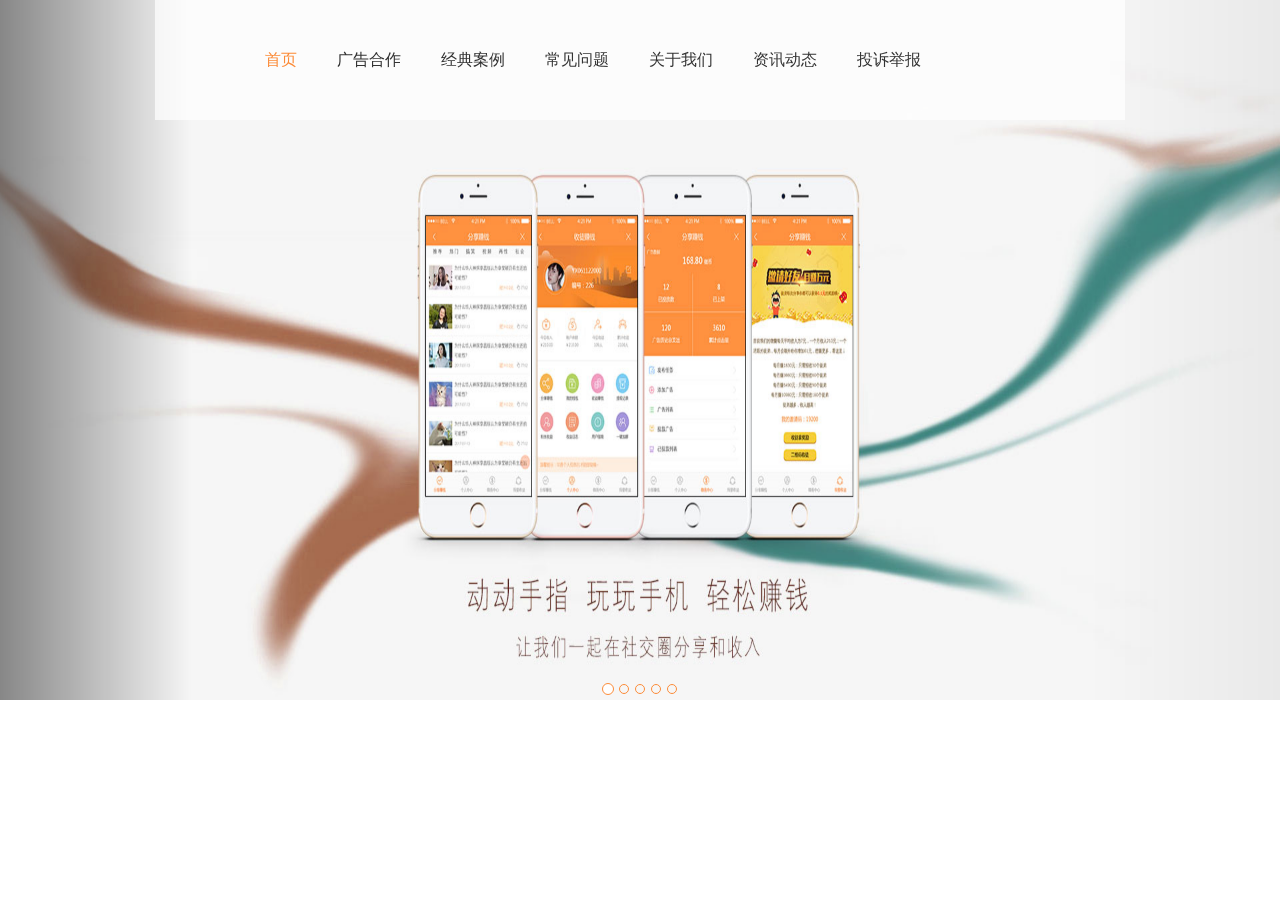
<file: inde.html>
<!DOCTYPE html>
<html lang="en">

<head>
    <meta charset="UTF-8">
    <meta name="viewport" content="width=device-width, initial-scale=1, maximum-scale=1, user-scalable=no">
    <meta http-equiv="X-UA-Compatible" content="ie=edge">
    <link rel="stylesheet" href="css/reset.css">
    <link rel="stylesheet" href="css/bootstrap.min.css">
    <link rel="stylesheet" href="css/style.css">
    <script src="js/jquery-3.2.1.min.js"></script>
    <script src="js/bootstrap.min.js"></script>
    <title>首页</title>
</head>

<body>
    <nav class="navbar navbar-default navbar-fixed-top" role="navigation">
        <div class="navbar-header">
            <button type="button" class="navbar-toggle" data-toggle="collapse" data-target=".navbar-ex1-collapse">
                <span class="sr-only">Toggle navigation</span>
                <span class="icon-bar"></span>
                <span class="icon-bar"></span>
                <span class="icon-bar"></span>
            </button>
        </div>
        <div class="collapse navbar-collapse navbar-ex1-collapse">
            <ul class="nav navbar-nav">
                <li><a href="#" class="activeColor">首页</a></li>
                <li><a href="#">广告合作</a></li>
                <li><a href="#">经典案例</a></li>
                <li><a href="#">常见问题</a></li>
                <li><a href="#">关于我们</a></li>
                <li><a href="#">资讯动态</a></li>
                <li><a href="#">投诉举报</a></li>
            </ul>
        </div>
    </nav>
    <div id="myCarousel" class="carousel slide">
        <!-- 轮播（Carousel）指标 -->
        <ol class="carousel-indicators">
            <li data-target="#myCarousel" data-slide-to="0" class="active"></li>
            <li data-target="#myCarousel" data-slide-to="1"></li>
            <li data-target="#myCarousel" data-slide-to="2"></li>
            <li data-target="#myCarousel" data-slide-to="3"></li>
            <li data-target="#myCarousel" data-slide-to="4"></li>
        </ol>
        <!-- 轮播（Carousel）项目 -->
        <div class="carousel-inner">
            <div class="item active">
                <img src="images/banner1.jpg" alt="First slide">
            </div>
            <div class="item">
                <img src="images/banner2.jpg" alt="Second slide">
            </div>
            <div class="item">
                <img src="images/banner3.jpg" alt="Third slide">
            </div>
            <div class="item">
                <img src="images/banner4.jpg" alt="Second slide">
            </div>
            <div class="item">
                <img src="images/banner5.jpg" alt="Third slide">
            </div>
        </div>
        <!-- 轮播（Carousel）导航 -->
        <a class="carousel-control left" href="#myCarousel" data-slide="prev"></a>
        <a class="carousel-control right" href="#myCarousel" data-slide="next"></a>
    </div>
</body>

</html>
</file>
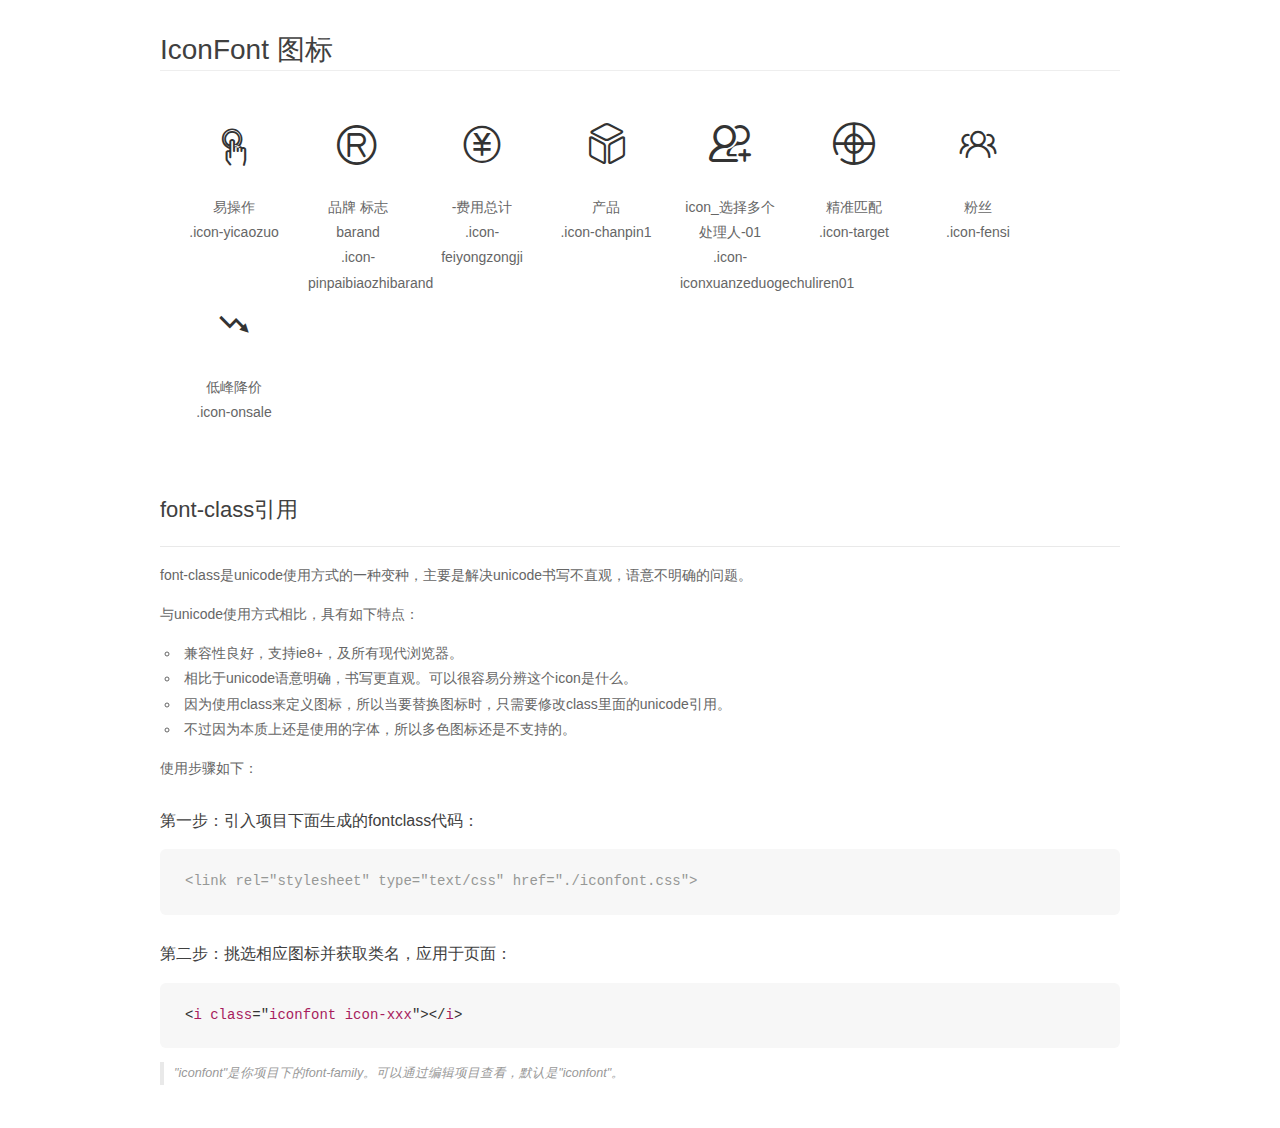
<file: font_vwj3u84mg4wh4cxr/demo_fontclass.html>
<!DOCTYPE html>
<html>
<head>
    <meta charset="utf-8"/>
    <title>IconFont</title>
    <link rel="stylesheet" href="demo.css">
    <link rel="stylesheet" href="iconfont.css">
</head>
<body>
    <div class="main markdown">
        <h1>IconFont 图标</h1>
        <ul class="icon_lists clear">
            
                <li>
                <i class="icon iconfont icon-yicaozuo"></i>
                    <div class="name">易操作</div>
                    <div class="fontclass">.icon-yicaozuo</div>
                </li>
            
                <li>
                <i class="icon iconfont icon-pinpaibiaozhibarand"></i>
                    <div class="name">品牌 标志 barand</div>
                    <div class="fontclass">.icon-pinpaibiaozhibarand</div>
                </li>
            
                <li>
                <i class="icon iconfont icon-feiyongzongji"></i>
                    <div class="name"> -费用总计</div>
                    <div class="fontclass">.icon-feiyongzongji</div>
                </li>
            
                <li>
                <i class="icon iconfont icon-chanpin1"></i>
                    <div class="name">产品</div>
                    <div class="fontclass">.icon-chanpin1</div>
                </li>
            
                <li>
                <i class="icon iconfont icon-iconxuanzeduogechuliren01"></i>
                    <div class="name">icon_选择多个处理人-01</div>
                    <div class="fontclass">.icon-iconxuanzeduogechuliren01</div>
                </li>
            
                <li>
                <i class="icon iconfont icon-target"></i>
                    <div class="name">精准匹配</div>
                    <div class="fontclass">.icon-target</div>
                </li>
            
                <li>
                <i class="icon iconfont icon-fensi"></i>
                    <div class="name">粉丝</div>
                    <div class="fontclass">.icon-fensi</div>
                </li>
            
                <li>
                <i class="icon iconfont icon-onsale"></i>
                    <div class="name">低峰降价</div>
                    <div class="fontclass">.icon-onsale</div>
                </li>
            
        </ul>

        <h2 id="font-class-">font-class引用</h2>
        <hr>

        <p>font-class是unicode使用方式的一种变种，主要是解决unicode书写不直观，语意不明确的问题。</p>
        <p>与unicode使用方式相比，具有如下特点：</p>
        <ul>
        <li>兼容性良好，支持ie8+，及所有现代浏览器。</li>
        <li>相比于unicode语意明确，书写更直观。可以很容易分辨这个icon是什么。</li>
        <li>因为使用class来定义图标，所以当要替换图标时，只需要修改class里面的unicode引用。</li>
        <li>不过因为本质上还是使用的字体，所以多色图标还是不支持的。</li>
        </ul>
        <p>使用步骤如下：</p>
        <h3 id="-fontclass-">第一步：引入项目下面生成的fontclass代码：</h3>


        <pre><code class="lang-js hljs javascript"><span class="hljs-comment">&lt;link rel="stylesheet" type="text/css" href="./iconfont.css"&gt;</span></code></pre>
        <h3 id="-">第二步：挑选相应图标并获取类名，应用于页面：</h3>
        <pre><code class="lang-css hljs">&lt;<span class="hljs-selector-tag">i</span> <span class="hljs-selector-tag">class</span>="<span class="hljs-selector-tag">iconfont</span> <span class="hljs-selector-tag">icon-xxx</span>"&gt;&lt;/<span class="hljs-selector-tag">i</span>&gt;</code></pre>
        <blockquote>
        <p>"iconfont"是你项目下的font-family。可以通过编辑项目查看，默认是"iconfont"。</p>
        </blockquote>
    </div>
</body>
</html>
</file>
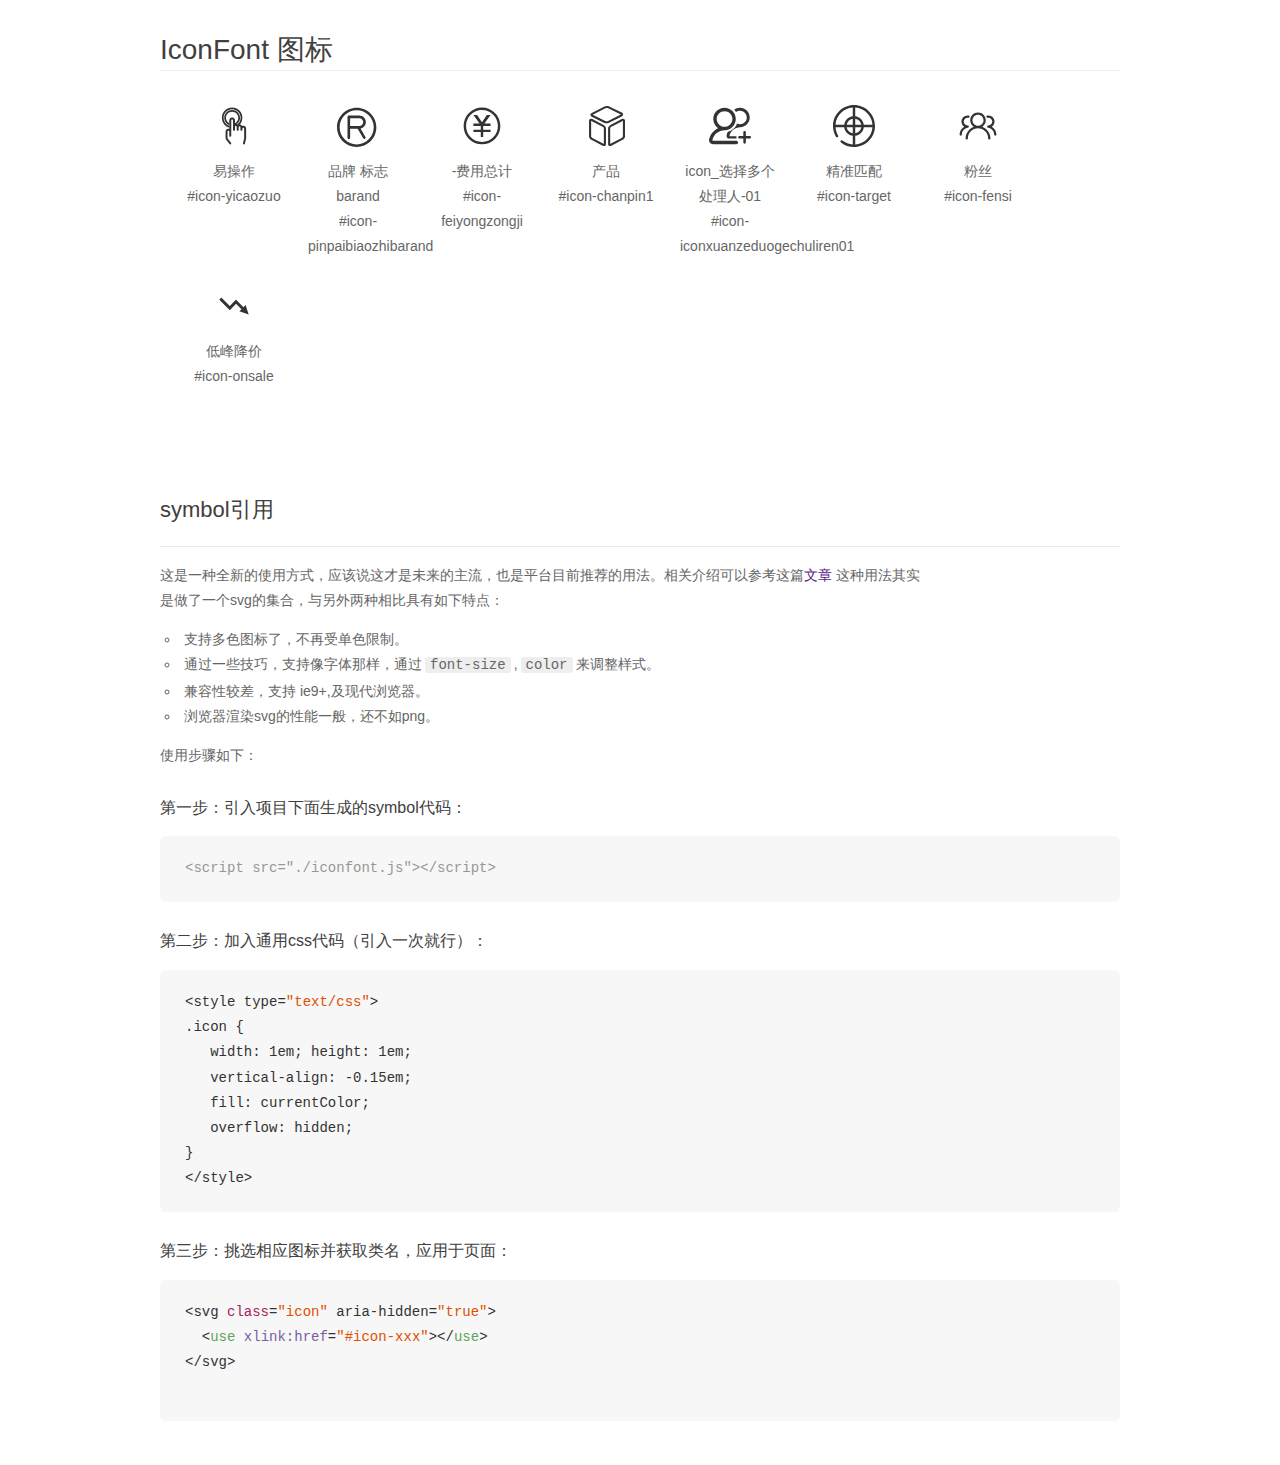
<file: font_vwj3u84mg4wh4cxr/demo_symbol.html>
<!DOCTYPE html>
<html>
<head>
    <meta charset="utf-8"/>
    <title>IconFont</title>
    <link rel="stylesheet" href="demo.css">
    <script src="iconfont.js"></script>

    <style type="text/css">
        .icon {
          /* 通过设置 font-size 来改变图标大小 */
          width: 1em; height: 1em;
          /* 图标和文字相邻时，垂直对齐 */
          vertical-align: -0.15em;
          /* 通过设置 color 来改变 SVG 的颜色/fill */
          fill: currentColor;
          /* path 和 stroke 溢出 viewBox 部分在 IE 下会显示
             normalize.css 中也包含这行 */
          overflow: hidden;
        }

    </style>
</head>
<body>
    <div class="main markdown">
        <h1>IconFont 图标</h1>
        <ul class="icon_lists clear">
            
                <li>
                    <svg class="icon" aria-hidden="true">
                        <use xlink:href="#icon-yicaozuo"></use>
                    </svg>
                    <div class="name">易操作</div>
                    <div class="fontclass">#icon-yicaozuo</div>
                </li>
            
                <li>
                    <svg class="icon" aria-hidden="true">
                        <use xlink:href="#icon-pinpaibiaozhibarand"></use>
                    </svg>
                    <div class="name">品牌 标志 barand</div>
                    <div class="fontclass">#icon-pinpaibiaozhibarand</div>
                </li>
            
                <li>
                    <svg class="icon" aria-hidden="true">
                        <use xlink:href="#icon-feiyongzongji"></use>
                    </svg>
                    <div class="name"> -费用总计</div>
                    <div class="fontclass">#icon-feiyongzongji</div>
                </li>
            
                <li>
                    <svg class="icon" aria-hidden="true">
                        <use xlink:href="#icon-chanpin1"></use>
                    </svg>
                    <div class="name">产品</div>
                    <div class="fontclass">#icon-chanpin1</div>
                </li>
            
                <li>
                    <svg class="icon" aria-hidden="true">
                        <use xlink:href="#icon-iconxuanzeduogechuliren01"></use>
                    </svg>
                    <div class="name">icon_选择多个处理人-01</div>
                    <div class="fontclass">#icon-iconxuanzeduogechuliren01</div>
                </li>
            
                <li>
                    <svg class="icon" aria-hidden="true">
                        <use xlink:href="#icon-target"></use>
                    </svg>
                    <div class="name">精准匹配</div>
                    <div class="fontclass">#icon-target</div>
                </li>
            
                <li>
                    <svg class="icon" aria-hidden="true">
                        <use xlink:href="#icon-fensi"></use>
                    </svg>
                    <div class="name">粉丝</div>
                    <div class="fontclass">#icon-fensi</div>
                </li>
            
                <li>
                    <svg class="icon" aria-hidden="true">
                        <use xlink:href="#icon-onsale"></use>
                    </svg>
                    <div class="name">低峰降价</div>
                    <div class="fontclass">#icon-onsale</div>
                </li>
            
        </ul>


        <h2 id="symbol-">symbol引用</h2>
        <hr>

        <p>这是一种全新的使用方式，应该说这才是未来的主流，也是平台目前推荐的用法。相关介绍可以参考这篇<a href="">文章</a>
        这种用法其实是做了一个svg的集合，与另外两种相比具有如下特点：</p>
        <ul>
          <li>支持多色图标了，不再受单色限制。</li>
          <li>通过一些技巧，支持像字体那样，通过<code>font-size</code>,<code>color</code>来调整样式。</li>
          <li>兼容性较差，支持 ie9+,及现代浏览器。</li>
          <li>浏览器渲染svg的性能一般，还不如png。</li>
        </ul>
        <p>使用步骤如下：</p>
        <h3 id="-symbol-">第一步：引入项目下面生成的symbol代码：</h3>
        <pre><code class="lang-js hljs javascript"><span class="hljs-comment">&lt;script src="./iconfont.js"&gt;&lt;/script&gt;</span></code></pre>
        <h3 id="-css-">第二步：加入通用css代码（引入一次就行）：</h3>
        <pre><code class="lang-js hljs javascript">&lt;style type=<span class="hljs-string">"text/css"</span>&gt;
.icon {
   width: <span class="hljs-number">1</span>em; height: <span class="hljs-number">1</span>em;
   vertical-align: <span class="hljs-number">-0.15</span>em;
   fill: currentColor;
   overflow: hidden;
}
&lt;<span class="hljs-regexp">/style&gt;</span></code></pre>
        <h3 id="-">第三步：挑选相应图标并获取类名，应用于页面：</h3>
        <pre><code class="lang-js hljs javascript">&lt;svg <span class="hljs-class"><span class="hljs-keyword">class</span></span>=<span class="hljs-string">"icon"</span> aria-hidden=<span class="hljs-string">"true"</span>&gt;<span class="xml"><span class="hljs-tag">
  &lt;<span class="hljs-name">use</span> <span class="hljs-attr">xlink:href</span>=<span class="hljs-string">"#icon-xxx"</span>&gt;</span><span class="hljs-tag">&lt;/<span class="hljs-name">use</span>&gt;</span>
</span>&lt;<span class="hljs-regexp">/svg&gt;
        </span></code></pre>
    </div>
</body>
</html>
</file>
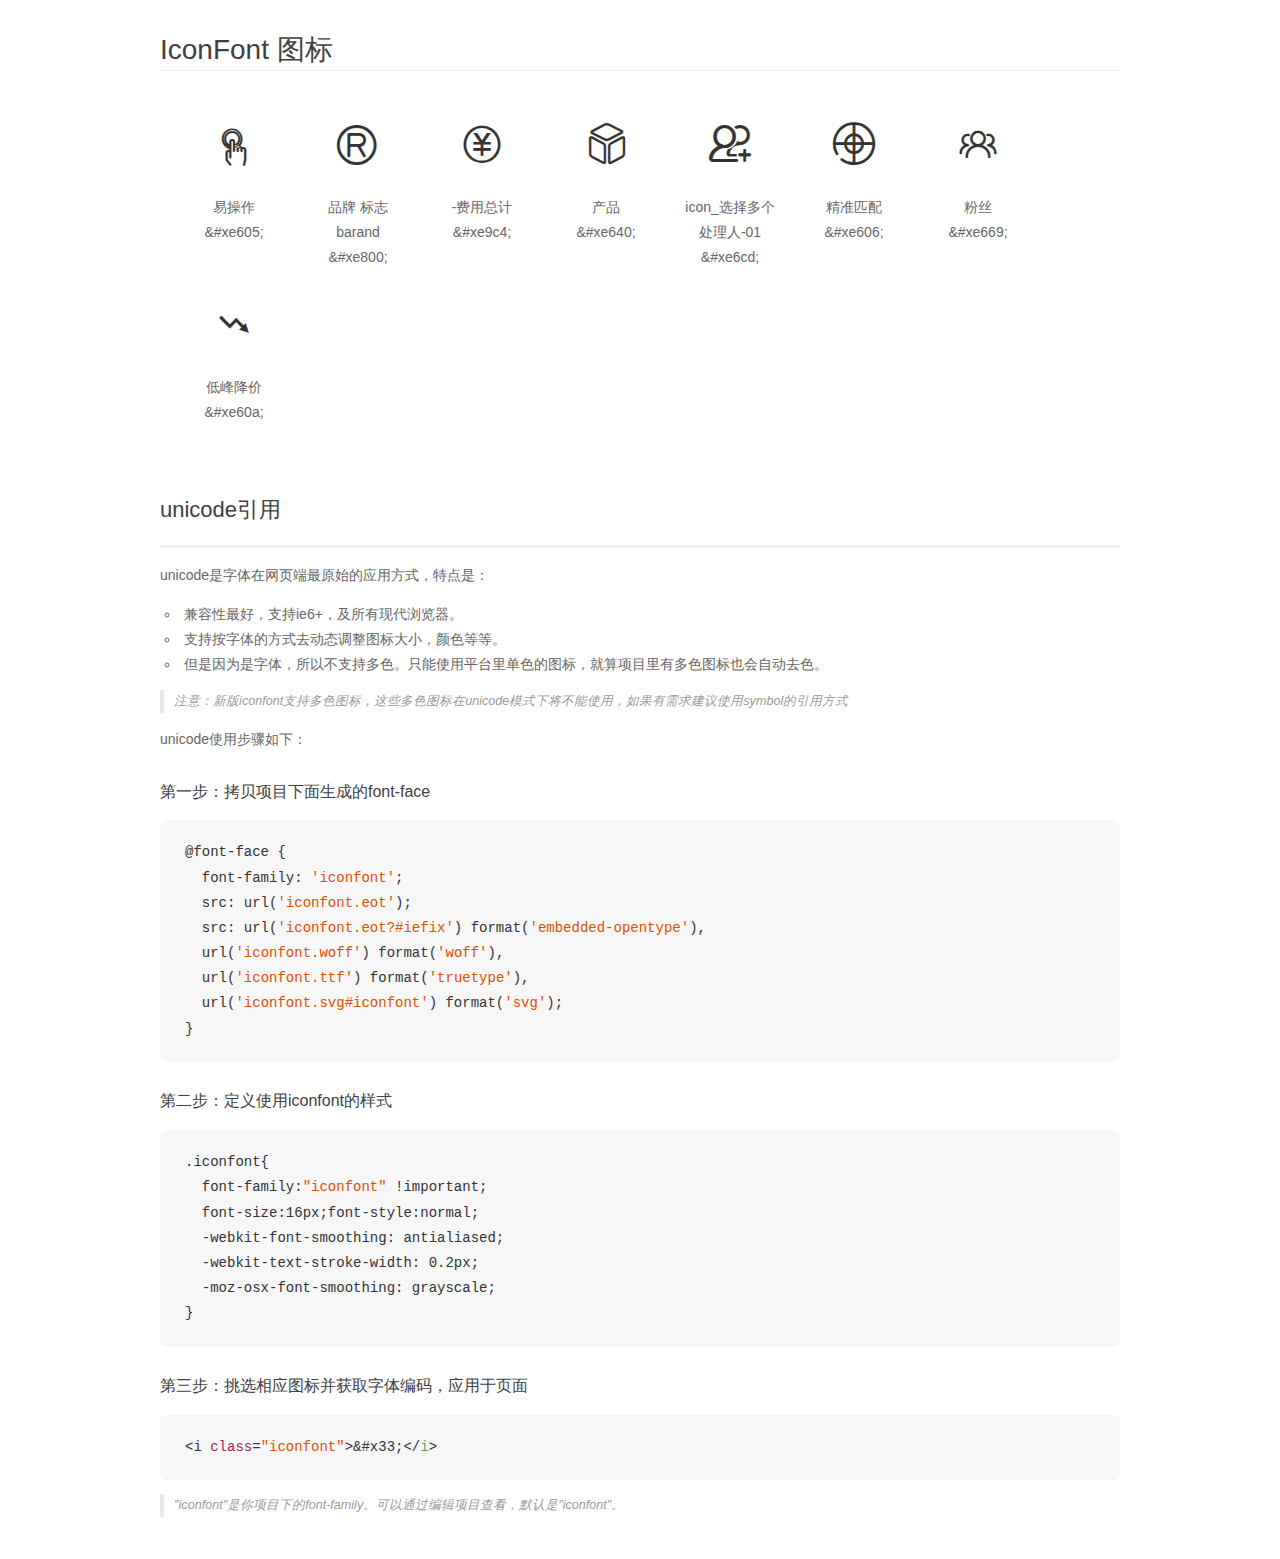
<file: font_vwj3u84mg4wh4cxr/demo_unicode.html>
<!DOCTYPE html>
<html>
<head>
    <meta charset="utf-8"/>
    <title>IconFont</title>
    <link rel="stylesheet" href="demo.css">

    <style type="text/css">

        @font-face {font-family: "iconfont";
          src: url('iconfont.eot'); /* IE9*/
          src: url('iconfont.eot#iefix') format('embedded-opentype'), /* IE6-IE8 */
          url('iconfont.woff') format('woff'), /* chrome, firefox */
          url('iconfont.ttf') format('truetype'), /* chrome, firefox, opera, Safari, Android, iOS 4.2+*/
          url('iconfont.svg#iconfont') format('svg'); /* iOS 4.1- */
        }

        .iconfont {
          font-family:"iconfont" !important;
          font-size:16px;
          font-style:normal;
          -webkit-font-smoothing: antialiased;
          -webkit-text-stroke-width: 0.2px;
          -moz-osx-font-smoothing: grayscale;
        }

    </style>
</head>
<body>
    <div class="main markdown">
        <h1>IconFont 图标</h1>
        <ul class="icon_lists clear">
            
                <li>
                <i class="icon iconfont">&#xe605;</i>
                    <div class="name">易操作</div>
                    <div class="code">&amp;#xe605;</div>
                </li>
            
                <li>
                <i class="icon iconfont">&#xe800;</i>
                    <div class="name">品牌 标志 barand</div>
                    <div class="code">&amp;#xe800;</div>
                </li>
            
                <li>
                <i class="icon iconfont">&#xe9c4;</i>
                    <div class="name"> -费用总计</div>
                    <div class="code">&amp;#xe9c4;</div>
                </li>
            
                <li>
                <i class="icon iconfont">&#xe640;</i>
                    <div class="name">产品</div>
                    <div class="code">&amp;#xe640;</div>
                </li>
            
                <li>
                <i class="icon iconfont">&#xe6cd;</i>
                    <div class="name">icon_选择多个处理人-01</div>
                    <div class="code">&amp;#xe6cd;</div>
                </li>
            
                <li>
                <i class="icon iconfont">&#xe606;</i>
                    <div class="name">精准匹配</div>
                    <div class="code">&amp;#xe606;</div>
                </li>
            
                <li>
                <i class="icon iconfont">&#xe669;</i>
                    <div class="name">粉丝</div>
                    <div class="code">&amp;#xe669;</div>
                </li>
            
                <li>
                <i class="icon iconfont">&#xe60a;</i>
                    <div class="name">低峰降价</div>
                    <div class="code">&amp;#xe60a;</div>
                </li>
            
        </ul>
        <h2 id="unicode-">unicode引用</h2>
        <hr>

        <p>unicode是字体在网页端最原始的应用方式，特点是：</p>
        <ul>
        <li>兼容性最好，支持ie6+，及所有现代浏览器。</li>
        <li>支持按字体的方式去动态调整图标大小，颜色等等。</li>
        <li>但是因为是字体，所以不支持多色。只能使用平台里单色的图标，就算项目里有多色图标也会自动去色。</li>
        </ul>
        <blockquote>
        <p>注意：新版iconfont支持多色图标，这些多色图标在unicode模式下将不能使用，如果有需求建议使用symbol的引用方式</p>
        </blockquote>
        <p>unicode使用步骤如下：</p>
        <h3 id="-font-face">第一步：拷贝项目下面生成的font-face</h3>
        <pre><code class="lang-js hljs javascript">@font-face {
  font-family: <span class="hljs-string">'iconfont'</span>;
  src: url(<span class="hljs-string">'iconfont.eot'</span>);
  src: url(<span class="hljs-string">'iconfont.eot?#iefix'</span>) format(<span class="hljs-string">'embedded-opentype'</span>),
  url(<span class="hljs-string">'iconfont.woff'</span>) format(<span class="hljs-string">'woff'</span>),
  url(<span class="hljs-string">'iconfont.ttf'</span>) format(<span class="hljs-string">'truetype'</span>),
  url(<span class="hljs-string">'iconfont.svg#iconfont'</span>) format(<span class="hljs-string">'svg'</span>);
}
</code></pre>
        <h3 id="-iconfont-">第二步：定义使用iconfont的样式</h3>
        <pre><code class="lang-js hljs javascript">.iconfont{
  font-family:<span class="hljs-string">"iconfont"</span> !important;
  font-size:<span class="hljs-number">16</span>px;font-style:normal;
  -webkit-font-smoothing: antialiased;
  -webkit-text-stroke-width: <span class="hljs-number">0.2</span>px;
  -moz-osx-font-smoothing: grayscale;
}
</code></pre>
        <h3 id="-">第三步：挑选相应图标并获取字体编码，应用于页面</h3>
        <pre><code class="lang-js hljs javascript">&lt;i <span class="hljs-class"><span class="hljs-keyword">class</span></span>=<span class="hljs-string">"iconfont"</span>&gt;&amp;#x33;<span class="xml"><span class="hljs-tag">&lt;/<span class="hljs-name">i</span>&gt;</span></span></code></pre>

        <blockquote>
        <p>"iconfont"是你项目下的font-family。可以通过编辑项目查看，默认是"iconfont"。</p>
        </blockquote>
    </div>


</body>
</html>
</file>
<file: css/style.css>
@media screen and (min-width: 375px) {
    html {
        /* iPhone6的375px尺寸作为16px基准，414px正好18px大小, 600 20px */
        font-size: calc(100% + 2 * (100vw - 375px) / 39);
        font-size: calc(16px + 2 * (100vw - 375px) / 39);
    }
}

@media screen and (min-width: 414px) {
    html {
        /* 414px-1000px每100像素宽字体增加1px(18px-22px) */
        font-size: calc(112.5% + 4 * (100vw - 414px) / 586);
        font-size: calc(18px + 4 * (100vw - 414px) / 586);
    }
}

@media screen and (min-width: 600px) {
    html {
        /* 600px-1000px每100像素宽字体增加1px(20px-24px) */
        font-size: calc(125% + 4 * (100vw - 600px) / 400);
        font-size: calc(20px + 4 * (100vw - 600px) / 400);
    }
}

@media screen and (min-width: 1000px) {
    html {
        /* 1000px往后是每100像素0.5px增加 */
        font-size: calc(137.5% + 6 * (100vw - 1000px) / 1000);
        font-size: calc(22px + 6 * (100vw - 1000px) / 1000);
    }
}

.navbar {
    border: none;
    background: #fff;
    border-radius: 0;
}

.activeColor {
    color: #fb8b38!important;
}

.navbar-nav>li>a:hover {
    color: #fb8b38!important;
}

.posa {
    position: absolute;
    top: 0;
    left: 0;
}

.item img,
.carousel-inner,
.item {
    width: 100%;
    height: 100%!important;
}

.carousel-control.right {
    right: 0;
    left: auto;
    background-image: -webkit-linear-gradient(left, rgba(0, 0, 0, .0001) 0, rgba(0, 0, 0, .1) 100%);
    background-image: -o-linear-gradient(left, rgba(0, 0, 0, .0001) 0, rgba(0, 0, 0, .1) 100%);
    background-image: -webkit-gradient(linear, left top, right top, from(rgba(0, 0, 0, .0001)), to(rgba(0, 0, 0, .5)));
    background-image: linear-gradient(to right, rgba(0, 0, 0, .0001) 0, rgba(0, 0, 0, .1) 100%);
    filter: progid: DXImageTransform.Microsoft.gradient(startColorstr='#00000000', endColorstr='#80000000', GradientType=1);
    background-repeat: repeat-x;
    line-height: 100%;
}

.carousel-indicators li {
    display: inline-block;
    width: 10px;
    height: 10px;
    margin: 1px;
    text-indent: -999px;
    cursor: pointer;
    background-color: rgba(0, 0, 0, 0);
    border: 1px solid #fb8b38;
    border-radius: 10px;
}

.navbar-default .navbar-toggle {
    border-color: #fb8b38;
}

.navbar-toggle:hover {
    background-color: #fb8b38!important;
}

.navbar-default .navbar-toggle .icon-bar {
    background-color: #fb8b38!important;
}

.navbar-default:hover.navbar-default .navbar-toggle .icon-bar {
    background-color: #fff;
}

.slide {
    height: 200px;
}

.carousel-indicators {
    position: absolute;
    bottom: -10px;
}


/* .navbar-nav>li>a {
    border-bottom: 2px solid #fb8b38;
} */

.navbar-default .navbar-nav>li>a {
    color: #333;
    font-size: 16px;
}

.navbar-brand {
    float: left;
    height: auto;
    /* padding: 15px 15px; */
    font-size: 18px;
    line-height: 20px;
    margin-top: -10px;
}

.banner {
    padding-top: 60px;
}

.coll-text1 {
    margin: 0;
    font-size: 1.4rem;
    text-align: center;
    color: #fb8b38;
    margin-top: 3rem;
}

.coll-text2 {
    margin: 0;
    font-size: 1.2rem;
    text-align: center;
    margin-top: 1rem;
}

.coll-box {
    width: 20%;
    height: auto;
    background: url(../images/cloud.png) no-repeat;
    background-size: 98% 3rem;
    float: left;
}

.coll-box>h5 {
    color: #333;
    font-size: 1rem;
    margin-top: 1.2rem;
}

.coll-box>h5 i {
    font-size: 0.8rem;
    margin-right: 0.1rem;
    margin-left: 0.1rem;
}

.coll-box>h5>span {
    font-size: 0.5rem;
}

.coll-box div span {
    display: block;
    font-size: 0.5rem;
}

.coll-box-s {
    margin-top: 1rem;
}

.collb {
    width: 100%;
    overflow: hidden;
}

.guanzhu-box {
    width: 8rem;
    height: 3rem;
    border-radius: 5px;
    border: 2px solid #fb8b38;
    text-align: center;
    line-height: 3rem;
    font-size: 0.8rem;
    cursor: pointer;
    margin: 2rem auto;
    font-weight: bold;
    position: relative;
}

.guanzhu-box:hover.guanzhu-box .guanzhu-boxs {
    height: 8rem;
    transform: rotate(1080deg);
    -ms-transform: rotate(1080deg);
    /* IE 9 */
    -webkit-transform: rotate(1080deg);
    /* Safari and Chrome */
}

.guanzhu-boxs {
    width: 8rem;
    height: 0rem;
    border-radius: 5px;
    overflow: hidden;
    position: absolute;
    top: -8.2rem;
    left: 0;
    box-shadow: 0 0 30px #999;
    transition: height 1s, width 1s, transform 1s;
    -webkit-transition: height 1s, width 1s transform 1s;
    background: #fff;
}

.guanzhu-boxs img {
    width: 100%;
    height: 100%;
}

.tabe {
    width: 100%;
    height: auto;
    margin: 0 auto;
}

.tabe-left {
    float: left;
    width: 20%;
    height: auto;
}

.tabe-left-box-gb {
    background: #fb8b38;
    color: #fff!important;
}

.tabe-right {
    float: left;
    width: 80%;
    height: auto;
    display: none;
}

.tabe-right-right {
    width: 50%;
    float: left;
    height: 100%;
}

.tabe-right-left {
    width: 50%;
    float: left;
    height: 100%;
}

.logo-block {
    border: 1px solid #ccc;
    margin-top: 1rem;
}

.logo-block {
    margin-bottom: 3px;
}

.logo-block {
    width: 100%;
    height: 100%;
}

.logo-block img {
    width: 100%;
    height: 99%;
}

.text-block ul {
    margin: 0;
    font-size: 0.8rem;
    line-height: 1rem;
}

.tabe-right-right>a {
    display: block;
    float: left;
    width: 40%;
    height: 3rem;
    text-align: center;
    line-height: 3rem;
    font-size: 0.8rem;
    color: #fff;
    background: #fb8b38;
    border-radius: 3px;
    margin-left: 5%;
    margin-top: 20px;
}

.text-block ul li {
    overflow: hidden;
    font-size: 0.4rem;
}

.text-block ul li strong {
    color: #443;
    font-size: 0.6rem;
}

.text-block ul li span {
    font-size: 0.6rem;
}

.text-block p {
    margin: 0.5rem 0;
    font-size: 0.4rem;
    line-height: 1rem;
    color: #646464;
}

.text-block p img {
    width: 100%;
    height: 100%;
}

.tabe-right-right img {
    display: block;
    float: left;
    width: 40%;
    height: 100%;
    margin-left: 5%;
    margin-top: 5%;
}

.tabe-left-box {
    width: 70%;
    height: 2.2rem;
    text-align: center;
    line-height: 2.2rem;
    border-radius: 5px;
    margin-top: 30px;
    margin-left: 25px;
    cursor: pointer;
    font-size: 0.7rem;
    color: #333;
}

.issue-center {
    width: 100%;
    height: auto;
}

.shoufenqing {
    width: 100%;
    height: auto;
    margin: 0 auto;
    overflow: hidden;
}

.shoufenqing-left {
    float: left;
    width: 40%;
    height: auto;
    background: #fff;
}

.shoufenqing-right {
    overflow: hidden;
    height: 100%;
}

.fq-boxs {
    width: 80%;
    margin: 0 auto;
    border: 1px solid #fb8b38;
    margin-top: 1.5rem;
    background: #fff;
}

.fq-box-1 span {
    display: inline-block;
    width: 100%;
    line-height: 1.4rem;
    font-size: 0.8rem;
    text-align: center;
    font-weight: bold;
    color: #333;
    border-bottom: 1px solid #fb8b38;
    cursor: pointer;
}

.shoufenqing-right-box {
    width: 100%;
    float: left;
    text-indent: 0.5rem;
    background: #fff;
    height: 100%;
}

.shoufenqing-right-box h1 {
    font-size: 0.8rem;
    color: #333;
    margin-top: 1.5rem;
}

.shoufenqing-right-box p {
    margin-top: 1rem;
    font-size: 0.6rem;
    color: #333;
    line-height: 1rem;
    letter-spacing: 0.1rem;
}

.shoufenqing-right-box {
    display: none;
}

.auto {
    height: 100%!important;
}

.bgc {
    background: #fb8b38;
    color: #fff!important;
}

.fq-box-1 ul {
    height: 0px;
    overflow: hidden;
    margin: 0;
}

.fq-box-1 ul li {
    line-height: 0.8rem;
    color: #333;
    font-size: 0.6rem;
    margin-top: 0.2rem;
    text-align: left;
    width: 100%;
    cursor: pointer;
    padding: 0.2rem 0;
}

.fc-understand-bg2 {
    background: #f0f0f0;
    width: 100%;
    overflow: hidden;
}

.fc-containner-1080 {
    margin: 0 auto;
    overflow: hidden;
    width: 100%;
    text-align: center;
}

.fc-under-title2 {
    color: #f28000;
    font-size: 2rem;
    margin-top: 2rem;
}

.fc-fazhan {
    font-size: 1.4rem;
    font-weight: 700;
    background: url(../images/fazhan.png) center bottom no-repeat;
    height: 3rem;
    line-height: 3rem;
    color: #6e6e6e;
    margin: 0;
}

.fc-all {
    overflow: hidden;
}

.fc-process {
    width: 11%;
    height: auto;
    background: #fff;
    float: left;
    margin-right: 0.8rem;
    margin-left: 0.5rem;
    color: #5f5f5f;
    font-size: 0.5rem;
    line-height: 1rem;
}

.fc-understand-bg3 {
    background: url(../images/fc-understand2.jpg) center center no-repeat;
    height: auto;
    overflow: hidden;
}

.fc-under-title3 {
    color: #f28000;
    margin: 0;
    font-size: 2rem;
    margin-top: 1rem;
}

.fc-fc {
    font-size: 1.4rem;
    font-weight: 700;
    background: url(../images/fazhan.png) bottom no-repeat;
    height: 3rem;
    line-height: 3rem;
    color: #6e6e6e;
    margin: 0;
}

.fc-fc-img {
    width: 100%;
    height: auto;
    margin-top: 1rem;
    margin-bottom: 2rem;
}

.fc-news__title {
    padding-bottom: 0.5rem;
    line-height: 3rem;
    font-weight: 700;
    font-size: 1rem;
    color: #333;
}

.fc-news__item {
    overflow: hidden;
    margin: 20px 0 0;
    line-height: 1rem;
    font-size: 0.6rem;
    color: #333;
}

.fc-news__item .title {
    float: left;
}

.fc-news__item .date {
    float: right;
    margin-right: 6px;
    color: #646464;
    font-size: 0.6rem;
}

.j_detail span {
    color: #333;
    font-size: 0.6rem;
}

.jubao {
    position: relative;
}

.jubao:hover.jubao a .jibao-box {
    display: block;
}

.jibao-box {
    display: none;
    padding: 5px 0 20px;
    position: absolute;
    left: 50%;
    margin-left: -135px;
    top: 90px;
    border: 1px solid #f1f1f1;
    -webkit-box-shadow: 0 2px 8px #f1f1f1 inset;
    box-shadow: 0 2px 8px #f1f1f1 inset;
    width: 267px;
    background-color: #fff;
    z-index: 10;
    text-align: center;
}

.jubao h3 {
    font-size: 16px;
    color: #333;
    line-height: 20px;
}

.jubao p {
    font-size: 14px;
    color: #333;
    line-height: 20px;
}

.hpd {
    padding-bottom: 2rem;
}

.fc-news-detail__left {
    width: 60%;
    padding: 1rem 1rem 3rem;
    background: #fff;
    float: left;
    margin-top: 1rem;
}

.fc-news-detail__title {
    position: relative;
}

.fc-news-detail__title {
    padding-bottom: 2rem;
    color: #000;
    border-bottom: 1px solid #cecece;
}

.fc-news-detail__title .date {
    font-size: 1rem;
    font-family: Arial;
    font-weight: 700;
}

.fc-news-detail__title .date span {
    display: block;
}

.fc-news-detail__title .date span+span {
    margin: -3px 0 0 3px;
    font-size: 12px;
    font-weight: 400;
}

.fc-news-detail__title .title {
    margin-top: 0.2rem;
    margin-left: 0.8rem;
    font-size: 0.8rem;
}

.fc-news-detail__title .title h4 {
    font-size: 0.8rem;
}

.fc-news-detail__title .title .sub-title {
    margin-top: 0.2rem;
    margin-left: 0.8rem;
    font-size: 0.4rem;
    color: #cecece;
}

.fc-news-detail__title .fc-news-detail__page {
    position: absolute;
    right: 0;
    bottom: 6px;
    z-index: 2;
    font-size: 0.4rem;
    color: #333333;
}

.fc-news-detail__content p {
    font-size: 0.6rem;
    line-height: 1rem;
}

.fc-news-detail__title .fc-news-detail__page a {
    color: #333333;
    padding: 4px 0.8rem;
}

.fc-news-detail__right {
    overflow: hidden;
    width: 35%;
    height: 100%;
    margin-left: 4%;
    float: left;
    margin-top: 1rem;
}

.fc-news-detail__right .news-ad {
    overflow: hidden;
    width: 100%;
    height: 100%;
}

.fc-news-detail__right .news-ad img {
    width: 100%;
    height: 100%;
}

.fc-news-detail__right .news-list {
    height: 100%;
    margin-top: 1rem;
    padding: 1rem 1.5rem;
    background: #fff;
}

dl {
    display: block;
    -webkit-margin-before: 1em;
    -webkit-margin-after: 1em;
    -webkit-margin-start: 0px;
    -webkit-margin-end: 0px;
}

.fc-news-detail__right .news-list dt {
    padding-bottom: 0.8rem;
    margin-bottom: 0.8rem;
    border-bottom: 1px solid #cecece;
    text-align: left;
    font-size: 0.6rem;
}

.fc-news-detail__right .news-list a {
    font-size: 0.6rem;
}

.fc-news-detail__right .news-list dd {
    margin: 0 0 8px;
    line-height: 1.2rem;
    font-size: 0.8rempx;
    color: #646464;
    text-align: left;
}

@media (min-width: 768px) {
    .fc-news-detail__content p {
        font-size: 0.6rem;
        line-height: 1.2rem;
    }
    .fc-news-detail__title .title .sub-title span {
        margin-right: 2rem;
    }
    .fc-fc {
        font-size: 2rem;
        font-weight: 700;
        background: url(../images/fazhan.png) bottom no-repeat;
        height: 63px;
        line-height: 63px;
        color: #6e6e6e;
        margin: 0;
    }
    .fc-under-title3 {
        color: #f28000;
        margin: 0;
        font-size: 2rem;
        margin-top: 2rem;
    }
    .fc-fazhan {
        font-size: 2rem;
        font-weight: 700;
        background: url(../images/fazhan.png) center bottom no-repeat;
        height: 63px;
        line-height: 63px;
        color: #6e6e6e;
    }
    .fc-under-title2 {
        color: #f28000;
        font-size: 2.5rem;
        margin-top: 70px;
    }
    .fc-process {
        width: 12%;
        height: 300px;
        background: #fff;
        float: left;
        padding: 20px 17px;
        margin-right: 40px;
        color: #5f5f5f;
        font-size: 0.4rem;
        line-height: 1rem;
    }
    .shoufenqing-right-box {
        width: 100%;
        float: left;
        text-indent: 2rem;
        background: #fff;
        height: 100%;
    }
    .shoufenqing {
        width: 100%;
        height: 800px;
        margin: 0 auto;
        overflow: hidden;
    }
    .fq-box-1 ul li {
        line-height: 0.8rem;
        color: #333;
        font-size: 0.6rem;
        margin-top: 0.2rem;
        text-align: left;
        padding-left: 14px;
        width: 100%;
        cursor: pointer;
    }
    .shoufenqing-left {
        float: left;
        width: 30%;
        height: auto;
        background: #fff;
    }
    .navbar {
        border: none;
        background: rgba(255, 255, 255, .7);
        border-radius: 0;
    }
    .text-block p {
        margin: 0.5rem 0;
        font-size: 0.4rem;
        line-height: 20px;
        color: #646464;
    }
    .tabe-left-box {
        width: 70%;
        height: 2.2rem;
        text-align: center;
        line-height: 2.2rem;
        border-radius: 15px;
        margin-top: 30px;
        margin-left: 25px;
        cursor: pointer;
        font-size: 0.8rem;
        color: #333;
    }
    .text-block p {
        margin: 1rem 0;
        font-size: 0.4rem;
        line-height: 20px;
        color: #646464;
    }
    .text-block ul li {
        overflow: hidden;
        margin-top: 6px;
        font-size: 0.4rem;
    }
    .collb {
        width: 100%;
        overflow: hidden;
        margin-top: 2rem;
    }
    .navbar {
        width: 970px;
        margin: 0 auto;
    }
    .navbar-nav>li>a {
        padding: 50px 20px;
    }
    .navbar-nav>li:nth-child(1) {
        padding: 0px 0px 0px 90px;
    }
    .slide {
        height: 700px;
    }
    .img-boxs h3 {
        font-size: 1.4rem!important;
        margin-top: 1rem;
        color: #333;
        font-weight: bold;
        line-height: 20px;
        margin-bottom: 0;
    }
    .navbar-brand {
        float: left;
        height: auto;
        /* padding: 15px 15px; */
        font-size: 18px;
        line-height: 20px;
        margin-top: 24px;
    }
    .banner {
        padding-top: 0px;
    }
    .coll-box {
        width: 20%;
        height: auto;
        background: url(../images/cloud.png) no-repeat;
        background-size: 98%;
        float: left;
    }
    .coll-box>h5 {
        color: #333;
        font-size: 1rem;
        text-indent: 0.4rem;
        margin-bottom: 1rem;
    }
    .coll-box>h5>span {
        font-size: 0.6rem;
    }
    .coll-box div span {
        display: block;
        font-size: 0.6rem;
    }
    .guanzhu-box {
        width: 8rem;
        height: 3rem;
        border-radius: 5px;
        border: 2px solid #fb8b38;
        text-align: center;
        line-height: 3rem;
        font-size: 0.8rem;
        cursor: pointer;
        margin: 4rem auto;
    }
    .lianxi-boxs h5 {
        text-indent: 1.4rem;
        font-size: 0.6rem;
        line-height: 1rem;
        color: #333;
    }
    .lianxi-boxs div span {
        text-indent: 1.4rem;
        line-height: 1rem;
        display: block;
        font-size: 0.4rem;
        color: #333;
    }
    .lianxi-box h3 {
        font-size: 1.4rem;
        text-align: center;
        color: #333;
        margin-top: 3rem!important;
    }
    .lianxi-box h4 {
        font-size: 1rem;
        text-align: center;
        color: #333;
        margin-top: 1rem!important;
    }
    .lianxi-boxs {
        border: 1px solid #fff;
        border-radius: 5px;
        margin: 5rem 0!important;
    }
    .lianxi-boxs {
        border: 1px solid #fff;
        border-radius: 5px;
        margin: 5rem 0!important;
    }
}

@media (min-width: 970px) {}

@media (max-width: 970px) {
    .navbar-nav>li:last-child {
        display: none;
    }
}

@media (min-width: 768px) {
    .navbar {
        border-radius: 0;
    }
    .img-boxs img {
        max-width: 70%!important;
    }
}

.index-title {
    font-size: 1.2rem;
    margin-top: 3rem;
    color: #333;
}

.index-title-p {
    font-size: 0.8rem;
    margin-top: 1rem;
    color: #333;
}

.img-mr {
    margin-top: 1.4rem;
}

.icon-text {
    background: #fff;
    border-radius: 10px;
    box-shadow: 0 0 20px #fff;
    margin-top: 1rem;
}

.icon-text i {
    font-size: 2.8rem;
    color: #333;
}

.icon-text h3 {
    font-size: 1rem;
    color: #333;
}

.icon-text p {
    font-size: 0.8rem;
    color: #333;
}

.img-boxs img {
    width: 100%;
    height: auto;
    margin-top: 2rem;
    max-width: 60%;
}

.bb-box {
    width: 100%;
    background: url(../images/u4_bg1.jpg)no-repeat;
    background-size: 100% 120%;
    background-position: 0px;
    /* zoom: 120%; */
}

.bar {
    position: absolute;
    margin-top: 1rem;
    left: 50%;
    margin-left: -2.8rem;
    width: 5.6rem;
    height: 3px;
    background: #fb8b38;
}

.img-boxs h3 {
    font-size: 1.6rem;
    margin-top: 1rem;
    color: #333;
    font-weight: bold;
    line-height: 20px;
    margin-bottom: 0;
}

.bb-box-img-bg1 {
    width: 100%;
    background: url(../images/feature-bg.jpg)no-repeat;
    background-size: 100% 140%;
}

.index-icon-box {
    width: 100%;
    float: left;
    margin-top: 1rem;
}

.imgi-box {
    width: 40%;
    margin: 0 auto;
    margin-top: 5rem;
    margin-bottom: 1rem;
    position: relative;
}

.imgi-box>img {
    top: 0;
    left: 0;
}

.fc-u4__phone .big-circle {
    width: 5rem;
    height: 5rem;
    margin-left: -2.5rem;
    margin-top: -2.5rem;
    background: url(../images/big-circle.png) no-repeat;
    background-size: 100%;
    animation: mymove 2s infinite;
    -webkit-animation: mymove 2s infinite;
}

.small-circle {
    width: 5rem;
    height: 5rem;
    margin-left: -2.5rem;
    margin-top: -2.5rem;
    background: url(../images/small-circle.png) no-repeat;
    background-size: 100%;
    animation: mymoves 2s infinite;
    -webkit-animation: mymoves 2s infinite;
}

.circle-center {
    width: 3rem;
    height: 3rem;
    border-radius: 50%;
    margin-left: -1.5rem;
    margin-top: -1.5rem;
    background: url(../images/a40.jpg) no-repeat;
    background-size: 100%;
    cursor: pointer;
}

.lianxi {
    width: 100%;
    height: auto;
    background: url(../images/2.jpg)no-repeat;
    background-size: 100% 100%;
    background-position: 0;
}

.lianxi-box h3 {
    font-size: 1.4rem;
    text-align: center;
    color: #333;
    margin-top: 1rem;
}

.lianxi-box h4 {
    font-size: 1rem;
    text-align: center;
    color: #333;
    margin-top: 0.5rem;
}

.lianxi-boxs {
    border: 1px solid #fff;
    border-radius: 5px;
    margin: 2rem 0;
}

.lianxi-boxs h5 {
    font-size: 0.6rem;
    color: #333;
}

.lianxi-boxs div span {
    display: block;
    font-size: 0.4rem;
    color: #333;
}

.ad {
    padding: 0 0.2rem;
}


/*Safari 和 Chrome:*/

@-webkit-keyframes mymove {
    0% {
        transform: rotate(-0deg)
    }
    5% {
        transform: rotate(-18deg)
    }
    10% {
        transform: rotate(-36deg)
    }
    15% {
        transform: rotate(-54deg)
    }
    20% {
        transform: rotate(-72deg)
    }
    25% {
        transform: rotate(-90deg)
    }
    30% {
        transform: rotate(-108deg)
    }
    35% {
        transform: rotate(-126deg)
    }
    40% {
        transform: rotate(-144deg)
    }
    45% {
        transform: rotate(-162deg)
    }
    50% {
        transform: rotate(-180deg)
    }
    55% {
        transform: rotate(-198deg)
    }
    60% {
        transform: rotate(-216deg)
    }
    65% {
        transform: rotate(-234deg)
    }
    70% {
        transform: rotate(-252deg)
    }
    75% {
        transform: rotate(-270deg)
    }
    80% {
        transform: rotate(-288deg)
    }
    85% {
        transform: rotate(-306deg)
    }
    90% {
        transform: rotate(-324deg)
    }
    95% {
        transform: rotate(-342deg)
    }
    100% {
        transform: rotate(-360deg)
    }
}

@keyframes mymoves {
    0% {
        transform: rotate(0deg)
    }
    5% {
        transform: rotate(18deg)
    }
    10% {
        transform: rotate(36deg)
    }
    15% {
        transform: rotate(54deg)
    }
    20% {
        transform: rotate(72deg)
    }
    25% {
        transform: rotate(90deg)
    }
    30% {
        transform: rotate(108deg)
    }
    35% {
        transform: rotate(126deg)
    }
    40% {
        transform: rotate(144deg)
    }
    45% {
        transform: rotate(162deg)
    }
    50% {
        transform: rotate(180deg)
    }
    55% {
        transform: rotate(198deg)
    }
    60% {
        transform: rotate(216deg)
    }
    65% {
        transform: rotate(234deg)
    }
    70% {
        transform: rotate(252deg)
    }
    75% {
        transform: rotate(270deg)
    }
    80% {
        transform: rotate(288deg)
    }
    85% {
        transform: rotate(306deg)
    }
    90% {
        transform: rotate(324deg)
    }
    95% {
        transform: rotate(342deg)
    }
    100% {
        transform: rotate(360deg)
    }
}


/*Safari 和 Chrome:*/

@-webkit-keyframes mymoves {
    0% {
        transform: rotate(0deg)
    }
    5% {
        transform: rotate(18deg)
    }
    10% {
        transform: rotate(36deg)
    }
    15% {
        transform: rotate(54deg)
    }
    20% {
        transform: rotate(72deg)
    }
    25% {
        transform: rotate(90deg)
    }
    30% {
        transform: rotate(108deg)
    }
    35% {
        transform: rotate(126deg)
    }
    40% {
        transform: rotate(144deg)
    }
    45% {
        transform: rotate(162deg)
    }
    50% {
        transform: rotate(180deg)
    }
    55% {
        transform: rotate(198deg)
    }
    60% {
        transform: rotate(216deg)
    }
    65% {
        transform: rotate(234deg)
    }
    70% {
        transform: rotate(252deg)
    }
    75% {
        transform: rotate(270deg)
    }
    80% {
        transform: rotate(288deg)
    }
    85% {
        transform: rotate(306deg)
    }
    90% {
        transform: rotate(324deg)
    }
    95% {
        transform: rotate(342deg)
    }
    100% {
        transform: rotate(360deg)
    }
}

.big-circle,
.circle-center,
.small-circle {
    position: absolute;
    left: 50%;
    top: 50%;
    z-index: 2;
}

.toufanga h3 {
    margin: 0;
    margin-top: 1rem;
    font-weight: bold;
    font-size: 1.6rem;
}

.index-icon-box i {
    width: 3rem;
    height: 3rem;
    border-radius: 5px;
    color: #fff;
    font-size: 2rem;
    float: left;
    text-align: center;
    line-height: 3rem;
    background: -webkit-radial-gradient(#fc8b37 5%, #fa8e3f 15%, #f9aa6f 60%);
    background: -o-radial-gradient(#fc8b37 5%, #fa8e3f 15%, #f9aa6f 60%);
    background: -moz-radial-gradient(#fc8b37 5%, #fa8e3f 15%, #f9aa6f 60%);
    background: radial-gradient(#fc8b37 5%, #fa8e3f 15%, #f9aa6f 60%);
}

.index-icon-box h3 {
    font-size: 1rem;
    margin-top: 0;
    margin-bottom: 0;
    line-height: 1.4rem;
    color: #333;
    text-indent: 0.5rem;
}

.index-icon-box p {
    font-size: 0.8rem;
    margin-top: 0;
    margin-bottom: 0;
    line-height: 1.4rem;
    color: #333;
    text-indent: 0.5rem;
}

.bb-box-img-bg2 {
    width: 100%;
    background: url(../images/ad-bg1.jpg)no-repeat;
    background-size: 100% 140%;
}

.toufang>h3 {
    margin: 0;
    color: #333;
    font-size: 1.6rem;
    line-height: 2rem;
    margin-top: 3rem;
    font-weight: bold;
}

.toufang>p {
    margin: 0;
    color: #333;
    font-size: 0.8rem;
    margin-top: 2rem;
}

.toufang>a {
    width: 10rem;
    height: 3rem;
    background: #fb8b38;
    color: #fff;
    text-align: center;
    line-height: 3rem;
    display: block;
    font-size: 0.8rem;
    margin: 0 auto;
    border-radius: 5px;
    margin-top: 3rem;
    margin-bottom: 4rem;
}

.pingpai h3 {
    margin: 0;
    color: #333;
    font-size: 1.6rem;
    line-height: 2rem;
    margin-top: 3rem;
    font-weight: bold;
}

.pingpai img {
    margin: 3rem auto;
}

.footer-box {
    background: #fcfcfc;
}

.footer-box a {
    color: #333;
    font-size: 0.6rem;
    display: inline-block;
    width: 18%;
    text-align: center;
    line-height: 2rem;
}

.footer-box p {
    font-size: 0.4rem;
    color: #333;
    line-height: 2rem;
}
</file>
<file: font_vwj3u84mg4wh4cxr/iconfont.css>
@font-face {font-family: "iconfont";
  src: url('iconfont.eot?t=1500348883711'); /* IE9*/
  src: url('iconfont.eot?t=1500348883711#iefix') format('embedded-opentype'), /* IE6-IE8 */
  url('iconfont.woff?t=1500348883711') format('woff'), /* chrome, firefox */
  url('iconfont.ttf?t=1500348883711') format('truetype'), /* chrome, firefox, opera, Safari, Android, iOS 4.2+*/
  url('iconfont.svg?t=1500348883711#iconfont') format('svg'); /* iOS 4.1- */
}

.iconfont {
  font-family:"iconfont" !important;
  font-size:16px;
  font-style:normal;
  -webkit-font-smoothing: antialiased;
  -moz-osx-font-smoothing: grayscale;
}

.icon-yicaozuo:before { content: "\e605"; }

.icon-pinpaibiaozhibarand:before { content: "\e800"; }

.icon-feiyongzongji:before { content: "\e9c4"; }

.icon-chanpin1:before { content: "\e640"; }

.icon-iconxuanzeduogechuliren01:before { content: "\e6cd"; }

.icon-target:before { content: "\e606"; }

.icon-fensi:before { content: "\e669"; }

.icon-onsale:before { content: "\e60a"; }
</file>
<file: font_vwj3u84mg4wh4cxr/demo.css>
*{margin: 0;padding: 0;list-style: none;}
/*
KISSY CSS Reset
理念：1. reset 的目的不是清除浏览器的默认样式，这仅是部分工作。清除和重置是紧密不可分的。
2. reset 的目的不是让默认样式在所有浏览器下一致，而是减少默认样式有可能带来的问题。
3. reset 期望提供一套普适通用的基础样式。但没有银弹，推荐根据具体需求，裁剪和修改后再使用。
特色：1. 适应中文；2. 基于最新主流浏览器。
维护：玉伯<lifesinger@gmail.com>, 正淳<ragecarrier@gmail.com>
 */

/** 清除内外边距 **/
body, h1, h2, h3, h4, h5, h6, hr, p, blockquote, /* structural elements 结构元素 */
dl, dt, dd, ul, ol, li, /* list elements 列表元素 */
pre, /* text formatting elements 文本格式元素 */
form, fieldset, legend, button, input, textarea, /* form elements 表单元素 */
th, td /* table elements 表格元素 */ {
  margin: 0;
  padding: 0;
}

/** 设置默认字体 **/
body,
button, input, select, textarea /* for ie */ {
  font: 12px/1.5 tahoma, arial, \5b8b\4f53, sans-serif;
}
h1, h2, h3, h4, h5, h6 { font-size: 100%; }
address, cite, dfn, em, var { font-style: normal; } /* 将斜体扶正 */
code, kbd, pre, samp { font-family: courier new, courier, monospace; } /* 统一等宽字体 */
small { font-size: 12px; } /* 小于 12px 的中文很难阅读，让 small 正常化 */

/** 重置列表元素 **/
ul, ol { list-style: none; }

/** 重置文本格式元素 **/
a { text-decoration: none; }
a:hover { text-decoration: underline; }


/** 重置表单元素 **/
legend { color: #000; } /* for ie6 */
fieldset, img { border: 0; } /* img 搭车：让链接里的 img 无边框 */
button, input, select, textarea { font-size: 100%; } /* 使得表单元素在 ie 下能继承字体大小 */
/* 注：optgroup 无法扶正 */

/** 重置表格元素 **/
table { border-collapse: collapse; border-spacing: 0; }

/* 清除浮动 */
.ks-clear:after, .clear:after {
  content: '\20';
  display: block;
  height: 0;
  clear: both;
}
.ks-clear, .clear {
  *zoom: 1;
}

.main {
  padding: 30px 100px;
width: 960px;
margin: 0 auto;
}
.main h1{font-size:36px; color:#333; text-align:left;margin-bottom:30px; border-bottom: 1px solid #eee;}

.helps{margin-top:40px;}
.helps pre{
  padding:20px;
  margin:10px 0;
  border:solid 1px #e7e1cd;
  background-color: #fffdef;
  overflow: auto;
}

.icon_lists{
  width: 100% !important;

}

.icon_lists li{
  float:left;
  width: 100px;
  height:180px;
  text-align: center;
  list-style: none !important;
}
.icon_lists .icon{
  font-size: 42px;
  line-height: 100px;
  margin: 10px 0;
  color:#333;
  -webkit-transition: font-size 0.25s ease-out 0s;
  -moz-transition: font-size 0.25s ease-out 0s;
  transition: font-size 0.25s ease-out 0s;

}
.icon_lists .icon:hover{
  font-size: 100px;
}



.markdown {
  color: #666;
  font-size: 14px;
  line-height: 1.8;
}

.highlight {
  line-height: 1.5;
}

.markdown img {
  vertical-align: middle;
  max-width: 100%;
}

.markdown h1 {
  color: #404040;
  font-weight: 500;
  line-height: 40px;
  margin-bottom: 24px;
}

.markdown h2,
.markdown h3,
.markdown h4,
.markdown h5,
.markdown h6 {
  color: #404040;
  margin: 1.6em 0 0.6em 0;
  font-weight: 500;
  clear: both;
}

.markdown h1 {
  font-size: 28px;
}

.markdown h2 {
  font-size: 22px;
}

.markdown h3 {
  font-size: 16px;
}

.markdown h4 {
  font-size: 14px;
}

.markdown h5 {
  font-size: 12px;
}

.markdown h6 {
  font-size: 12px;
}

.markdown hr {
  height: 1px;
  border: 0;
  background: #e9e9e9;
  margin: 16px 0;
  clear: both;
}

.markdown p,
.markdown pre {
  margin: 1em 0;
}

.markdown > p,
.markdown > blockquote,
.markdown > .highlight,
.markdown > ol,
.markdown > ul {
  width: 80%;
}

.markdown ul > li {
  list-style: circle;
}

.markdown > ul li,
.markdown blockquote ul > li {
  margin-left: 20px;
  padding-left: 4px;
}

.markdown > ul li p,
.markdown > ol li p {
  margin: 0.6em 0;
}

.markdown ol > li {
  list-style: decimal;
}

.markdown > ol li,
.markdown blockquote ol > li {
  margin-left: 20px;
  padding-left: 4px;
}

.markdown code {
  margin: 0 3px;
  padding: 0 5px;
  background: #eee;
  border-radius: 3px;
}

.markdown pre {
  border-radius: 6px;
  background: #f7f7f7;
  padding: 20px;
}

.markdown pre code {
  border: none;
  background: #f7f7f7;
  margin: 0;
}

.markdown strong,
.markdown b {
  font-weight: 600;
}

.markdown > table {
  border-collapse: collapse;
  border-spacing: 0px;
  empty-cells: show;
  border: 1px solid #e9e9e9;
  width: 95%;
  margin-bottom: 24px;
}

.markdown > table th {
  white-space: nowrap;
  color: #333;
  font-weight: 600;

}

.markdown > table th,
.markdown > table td {
  border: 1px solid #e9e9e9;
  padding: 8px 16px;
  text-align: left;
}

.markdown > table th {
  background: #F7F7F7;
}

.markdown blockquote {
  font-size: 90%;
  color: #999;
  border-left: 4px solid #e9e9e9;
  padding-left: 0.8em;
  margin: 1em 0;
  font-style: italic;
}

.markdown blockquote p {
  margin: 0;
}

.markdown .anchor {
  opacity: 0;
  transition: opacity 0.3s ease;
  margin-left: 8px;
}

.markdown .waiting {
  color: #ccc;
}

.markdown h1:hover .anchor,
.markdown h2:hover .anchor,
.markdown h3:hover .anchor,
.markdown h4:hover .anchor,
.markdown h5:hover .anchor,
.markdown h6:hover .anchor {
  opacity: 1;
  display: inline-block;
}

.markdown > br,
.markdown > p > br {
  clear: both;
}


.hljs {
  display: block;
  background: white;
  padding: 0.5em;
  color: #333333;
  overflow-x: auto;
}

.hljs-comment,
.hljs-meta {
  color: #969896;
}

.hljs-string,
.hljs-variable,
.hljs-template-variable,
.hljs-strong,
.hljs-emphasis,
.hljs-quote {
  color: #df5000;
}

.hljs-keyword,
.hljs-selector-tag,
.hljs-type {
  color: #a71d5d;
}

.hljs-literal,
.hljs-symbol,
.hljs-bullet,
.hljs-attribute {
  color: #0086b3;
}

.hljs-section,
.hljs-name {
  color: #63a35c;
}

.hljs-tag {
  color: #333333;
}

.hljs-title,
.hljs-attr,
.hljs-selector-id,
.hljs-selector-class,
.hljs-selector-attr,
.hljs-selector-pseudo {
  color: #795da3;
}

.hljs-addition {
  color: #55a532;
  background-color: #eaffea;
}

.hljs-deletion {
  color: #bd2c00;
  background-color: #ffecec;
}

.hljs-link {
  text-decoration: underline;
}

pre{
  background: #fff;
}
</file>
